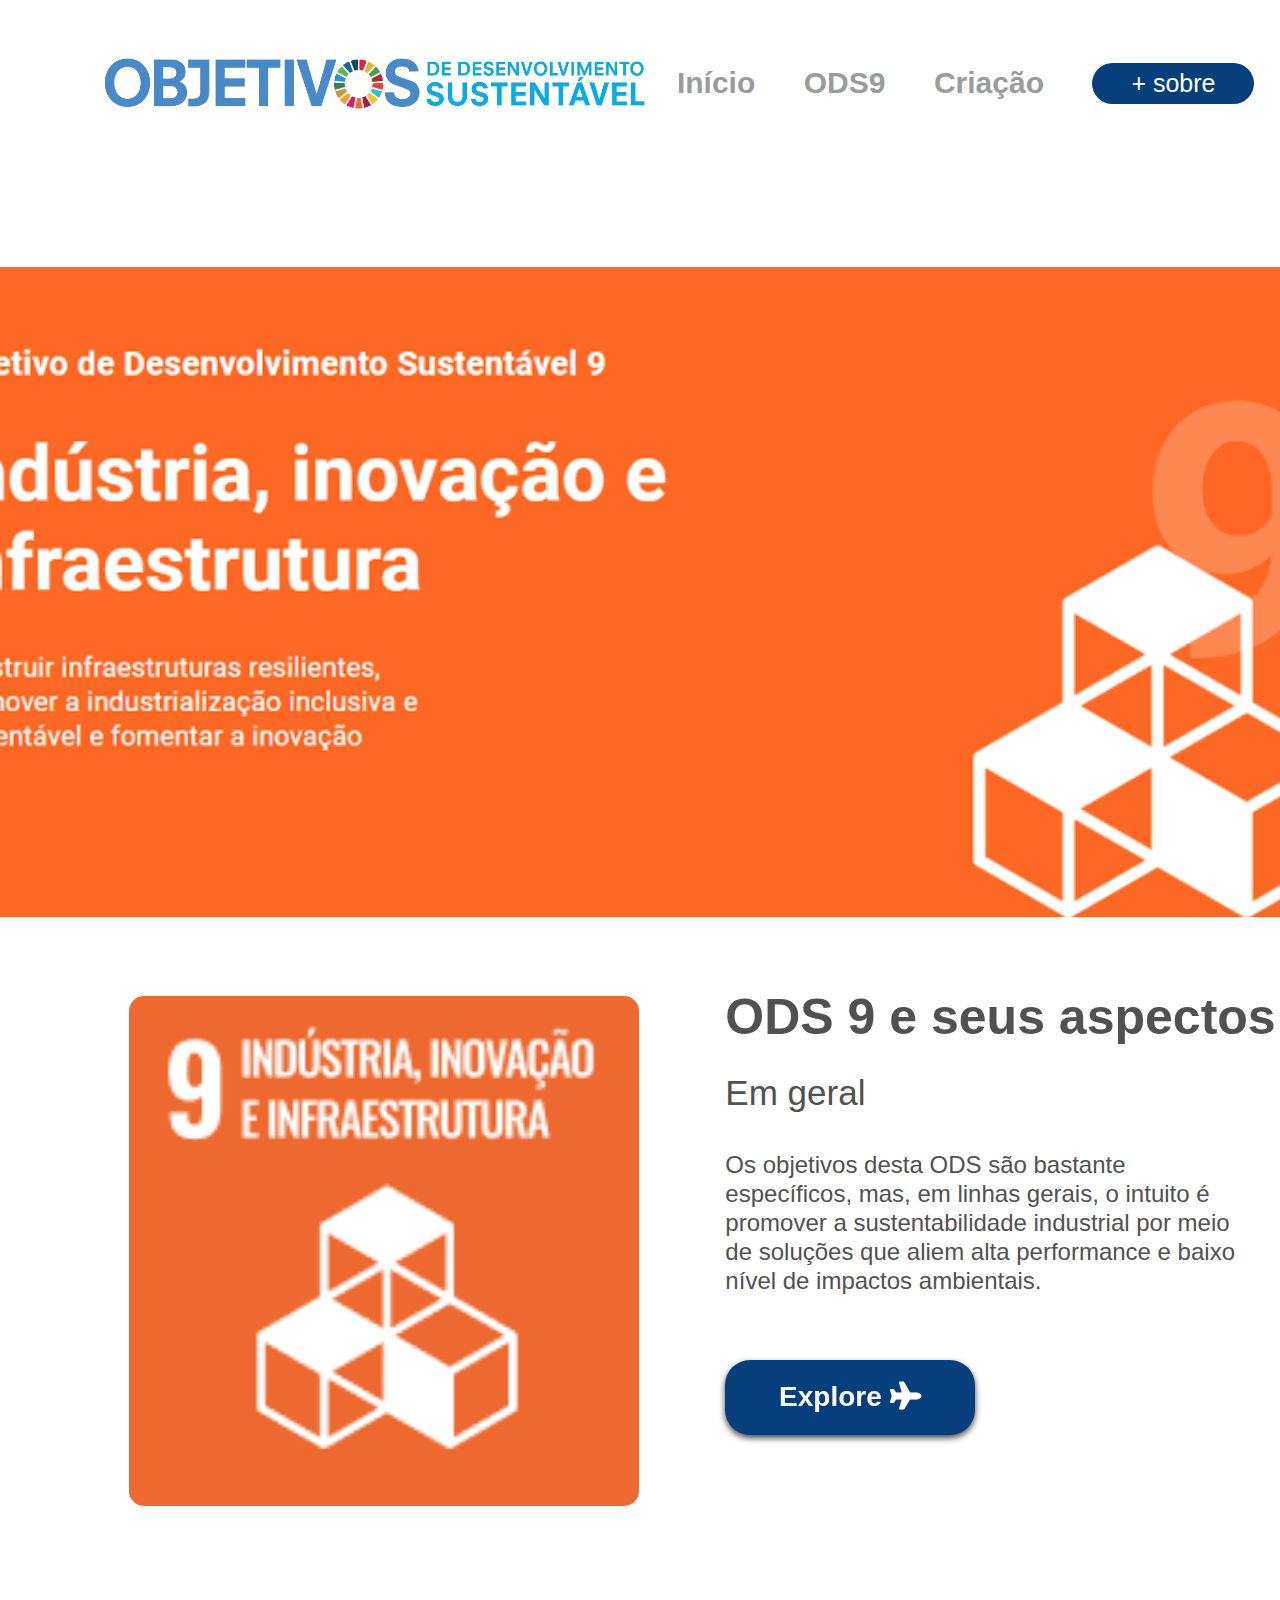
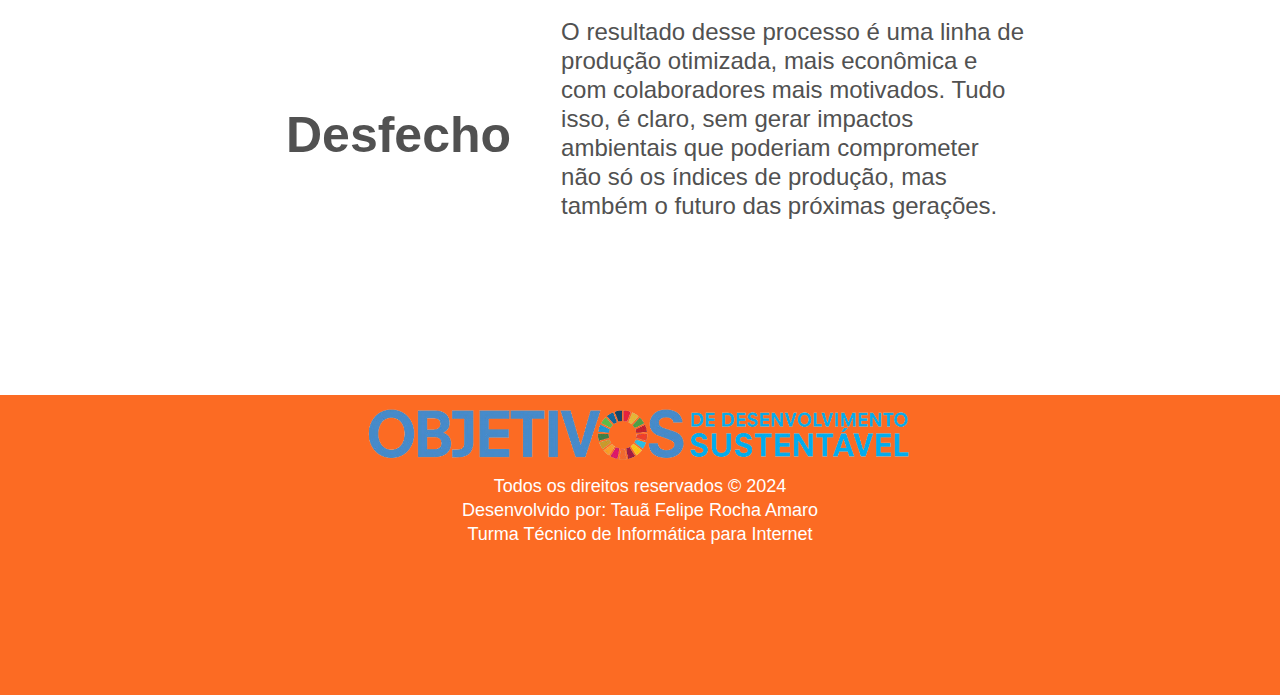
<file: Index.html>
<!DOCTYPE html>
<html lang="pt-br">
<head>
  <meta charset="UTF-8">
  <meta name="viewport" content="width=device-width, initial-scale=1.0">
  <meta http-equiv="X-UA-Compatible" content="ie=edge">
  <!--Links-->
  <link rel="stylesheet" href="./style.css">
  <!--Icone do site(minhatura)-->
  <link rel="icon" href="./Img/icone-site.jpg">
  <!--Font awasome-->
  <link rel="stylesheet" href="https://cdnjs.cloudflare.com/ajax/libs/font-awesome/6.4.2/css/all.min.css">
  <title>Projeto ODS</title>
</head>
<body>
    <span id="Home"></span>
    <header>
      <div class="aling-img">
        <Img src="./Img/logoOds.png"id="logo" alt="logo ODS"></Img>
        <a href="#Home" class="link-header"target="_blank">Início</a>
               <a href="https://www.estrategiaods.org.br/os-ods/ods9/" class="link-header"target="_blank">ODS9</a>
        <a href="https://www.canva.com/design/DAGD2U6XBk4/KT9PLAN5uwuIb4uoC2GkvA/view" class="link-header"target="_blank">Criação</a>

        <button class="button-header">
          <a href="" target="_blank">+ sobre</a>
          </button>
      </div>
    </header>
    
<div id="banner"></div>
    
    <main>
        <img src="./Img/ico-ODS9.png" class="logo-image">
        <section>
            <h1>ODS 9 e seus aspectos</h1>
            <h2>Em geral</h2>
            <p>
                Os objetivos desta ODS são bastante específicos, mas, em linhas gerais, o intuito é promover a sustentabilidade industrial por meio de soluções que aliem alta performance e baixo nível de impactos ambientais.
            </p>
            <button class="button-main"> 
              <a href="./Video-ods.html" target="_blank">Explore <i class="fa-solid fa-plane"></i></a>
            
            </button>
        </section>
    </main>
    
   <div id="text-container">
        <div class="content">
            <!-- Div descrição das ods -->
            <div id="resumo">
                <h1 class="titulo-secundario"> Desfecho </h1>
                <p class="description">
                    O resultado desse processo é uma linha de produção otimizada, mais econômica e com colaboradores mais motivados. Tudo isso, é claro, sem gerar impactos ambientais que poderiam comprometer não só os índices de produção, mas também o futuro das próximas gerações.
                </p>
            </div>
        </div>
    </div>
    
<footer>
  <div class="footer-content">
    <img id="logo" style="object-fit: contain;" src="./Img/logoOds.png" alt="logo Objetivos de Desenvolvimento Sustentável - ODS">

    <span class="footer-texto">Todos os direitos reservados © 2024</span>
    <span class="footer-texto">Desenvolvido por: Tauã Felipe Rocha Amaro</span>
    <span class="footer-texto">Turma Técnico de Informática para Internet</span>
  </div>
</footer>
</body>
</html>
</file>
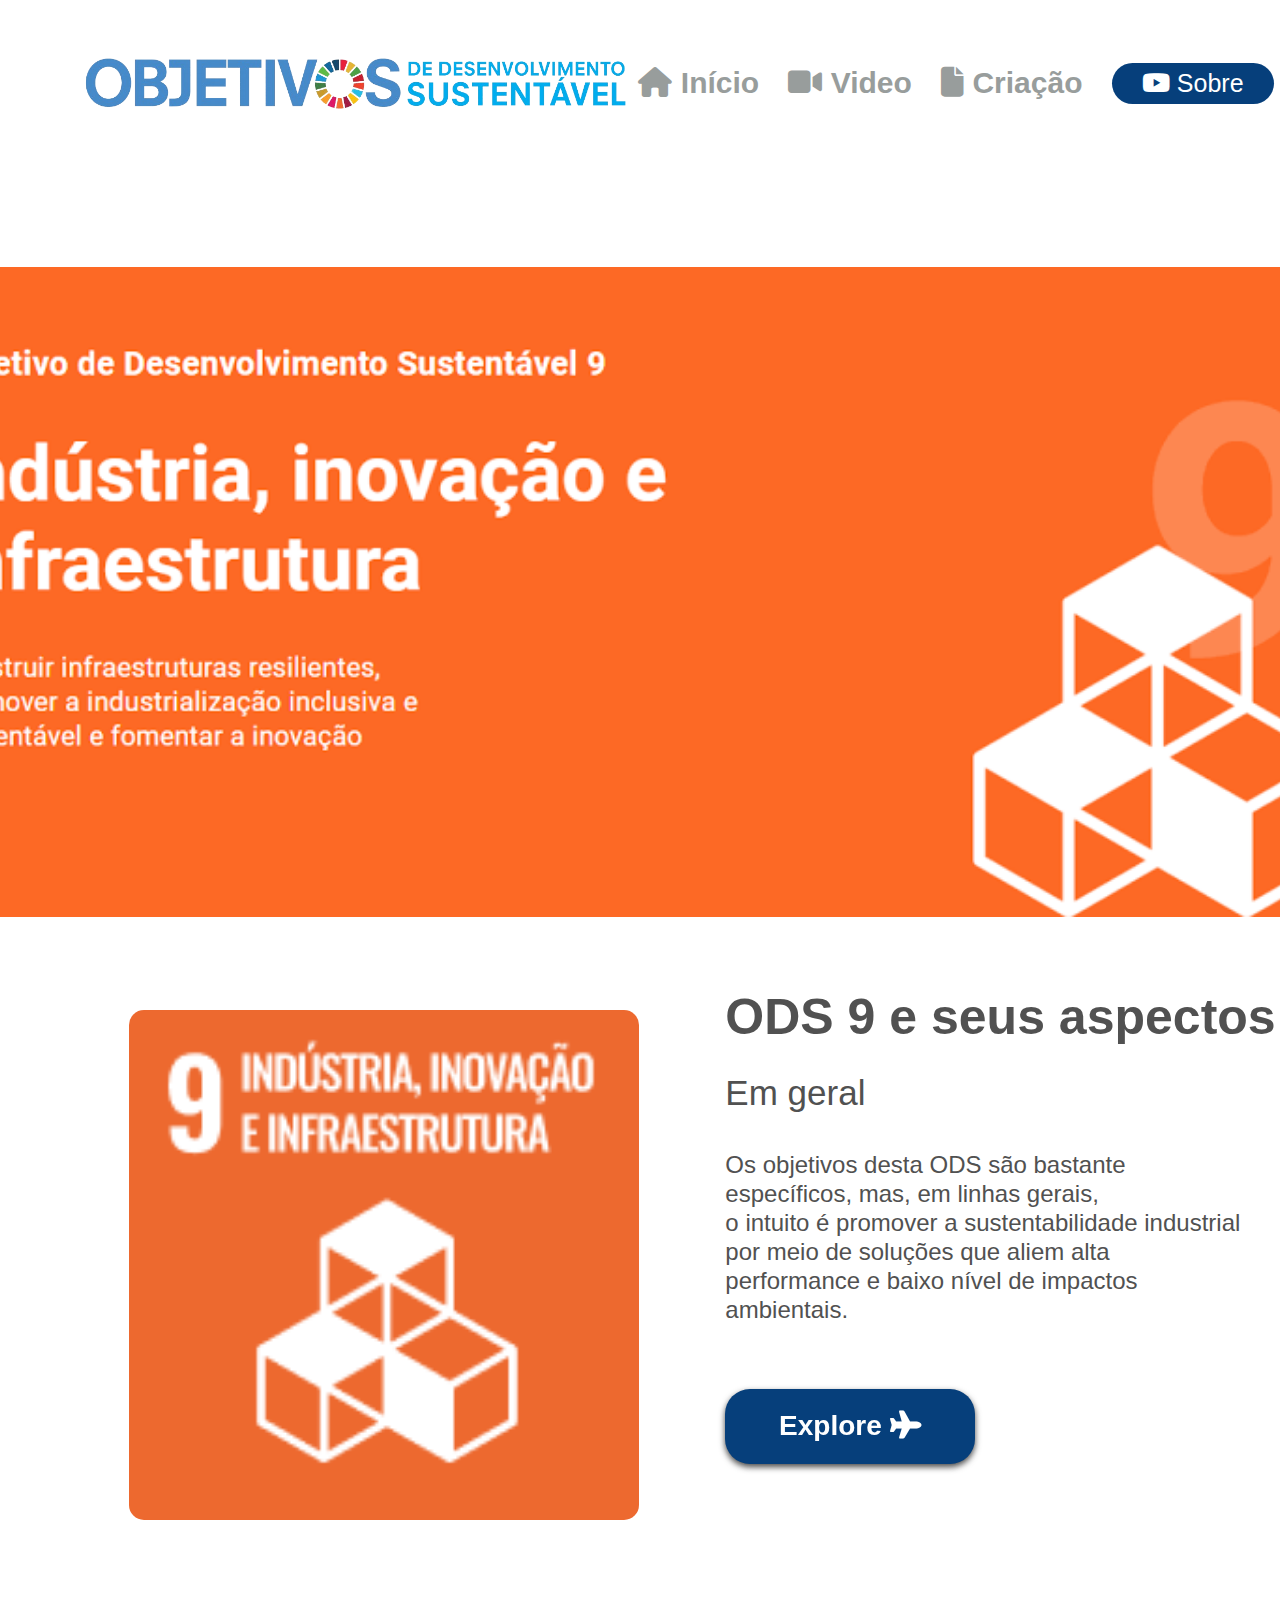
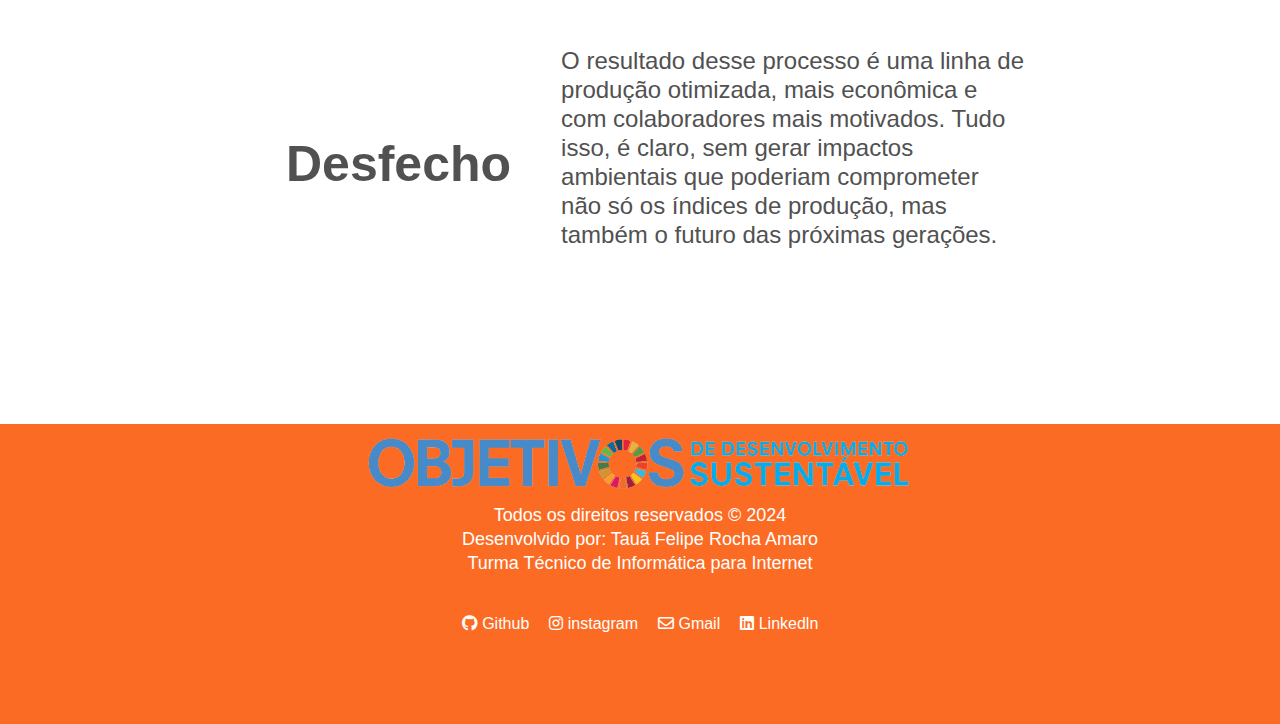
<file: index.html>
<!DOCTYPE html>
<html lang="pt-br">
<head>
  <meta charset="UTF-8">
  <meta name="viewport" content="width=device-width, initial-scale=1.0">
  <meta http-equiv="X-UA-Compatible" content="ie=edge">
  <!--Links-->
  <link rel="stylesheet" href="./style.css">
  <!--Icone do site(minhatura)-->
  <link rel="shortcut icon" href="./Img/icone-site.jpg" type="image/x-icon">
  <!--Font awasome-->
  <link rel="stylesheet" href="https://cdnjs.cloudflare.com/ajax/libs/font-awesome/6.4.2/css/all.min.css">
  <!-- animate css -->
  <link rel="stylesheet" href="https://cdnjs.cloudflare.com/ajax/libs/animate.css/4.1.1/animate.min.css">
  <title>Projeto ODS</title>
</head>
<body>
    <span id="Home"></span>
    <header>
      <div class="aling-img">
        <Img src="./Img/logoOds.png"id="logo" alt="logo ODS"></Img>
        <a href="index.html" class="link-header"target="_blank"><i class="fa-solid fa-house"></i> Início</a>
        <a href="Video-ods.html" class="link-header"target="_blank"><i class="fa-solid fa-video"></i> Video</a>
        <a href="https://www.canva.com/design/DAGD2U6XBk4/KT9PLAN5uwuIb4uoC2GkvA/view" class="link-header" target="_blank"><i class="fa-solid fa-file"></i> Criação</a>

        <button class="button-header">
          <a href="https://youtube.com/watch?v=c8cfBU7PaWI&si=huhliImg3aIqjWt7" target="_blank"><i class="fa-brands fa-youtube"></i> Sobre</a>
          </button>
      </div>
    </header>
    
<div id="banner"></div>

    <main>
        <img src="./Img/ico-ODS9.png" class="logo-image">
        <section>
            <h1 class="animate__animated animate__backInLeft">ODS 9 e seus aspectos</h1>
            <h2>Em geral</h2>
            <p>
                Os objetivos desta ODS são bastante específicos, mas, em linhas gerais,<br> o intuito é promover a sustentabilidade industrial por meio de soluções que aliem alta performance e baixo nível de impactos ambientais.
            </p>
            <button class="button-main"> 
              <a href="./Video-ods.html" target="_blank">Explore <i class="fa-solid fa-plane"></i></a>
            
            </button>
        </section>
    </main>
    
   <div id="text-container">
        <div class="content">
            <!-- Div descrição das ods -->
            <div id="resumo">
                <h1 class="titulo-secundario"> Desfecho </h1>
                <p class="description">
                    O resultado desse processo é uma linha de produção otimizada, mais econômica e com colaboradores mais motivados. Tudo isso, é claro, sem gerar impactos ambientais que poderiam comprometer não só os índices de produção, mas também o futuro das próximas gerações.
                </p>
            </div>
        </div>
    </div>
    
<footer>
  <div class="footer-content">
    <img id="logo" style="object-fit: contain;" src="./Img/logoOds.png" alt="logo Objetivos de Desenvolvimento Sustentável - ODS">

    <span class="footer-texto">Todos os direitos reservados © 2024</span>
    <span class="footer-texto">Desenvolvido por: Tauã Felipe Rocha Amaro</span>
    <span class="footer-texto">Turma Técnico de Informática para Internet</span>
  </div>
  <!-- Creditos link -->
  <div class="footer-credito">
    <a href="https://github.com/felipetaua" target="_blank"> <i class="fa-brands fa-github"> </i> Github</a>
    <a href="https://www.instagram.com/felipetaua/" target="_blank"> <i class="fa-brands fa-instagram"> </i> instagram</a>
    <a href="https://mail.google.com/mail/mu/mp/537/#tl/priority/%5Esmartlabel_personal" target="_blank"> <i class="fa-regular fa-envelope"></i> Gmail</a>
    <a href="https://www.linkedin.com/in/tau%C3%A3-felipe-75431b254?utm_source=share&utm_campaign=share_via&utm_content=profile&utm_medium=android_app" target="_blank"> <i class="fa-brands fa-linkedin"></i> Linkedln </a>
  </div>
</footer>

<!-- Acessibilidade Libras -->

<div vw class="enabled">
  <div vw-access-button class="active"></div>
    <div vw-plugin-wrapper>
    <div class="vw-plugin-top-wrapper"></div>
  </div>
</div>
<script src="https://vlibras.gov.br/app/vlibras-plugin.js"></script>
<script>
  new window.VLibras.Widget('https://vlibras.gov.br/app');
</script>
</body>
</html>
</file>
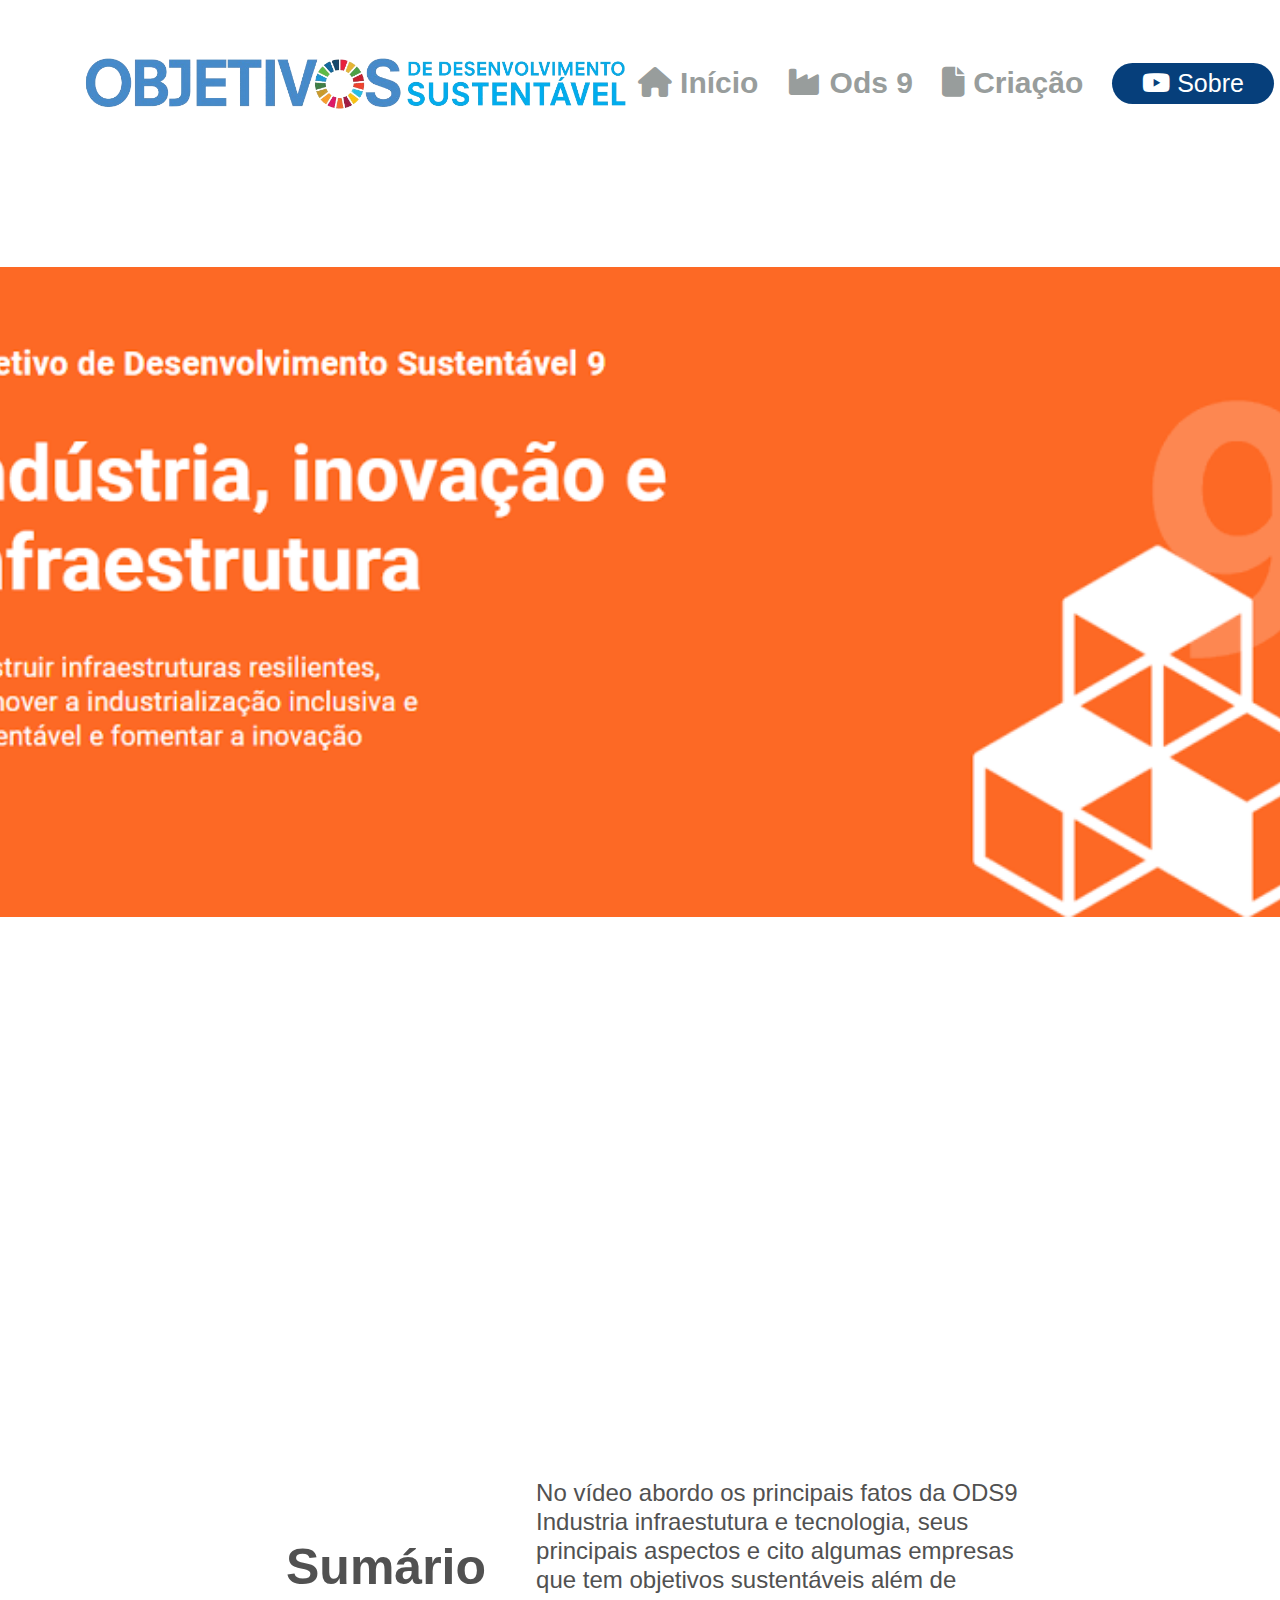
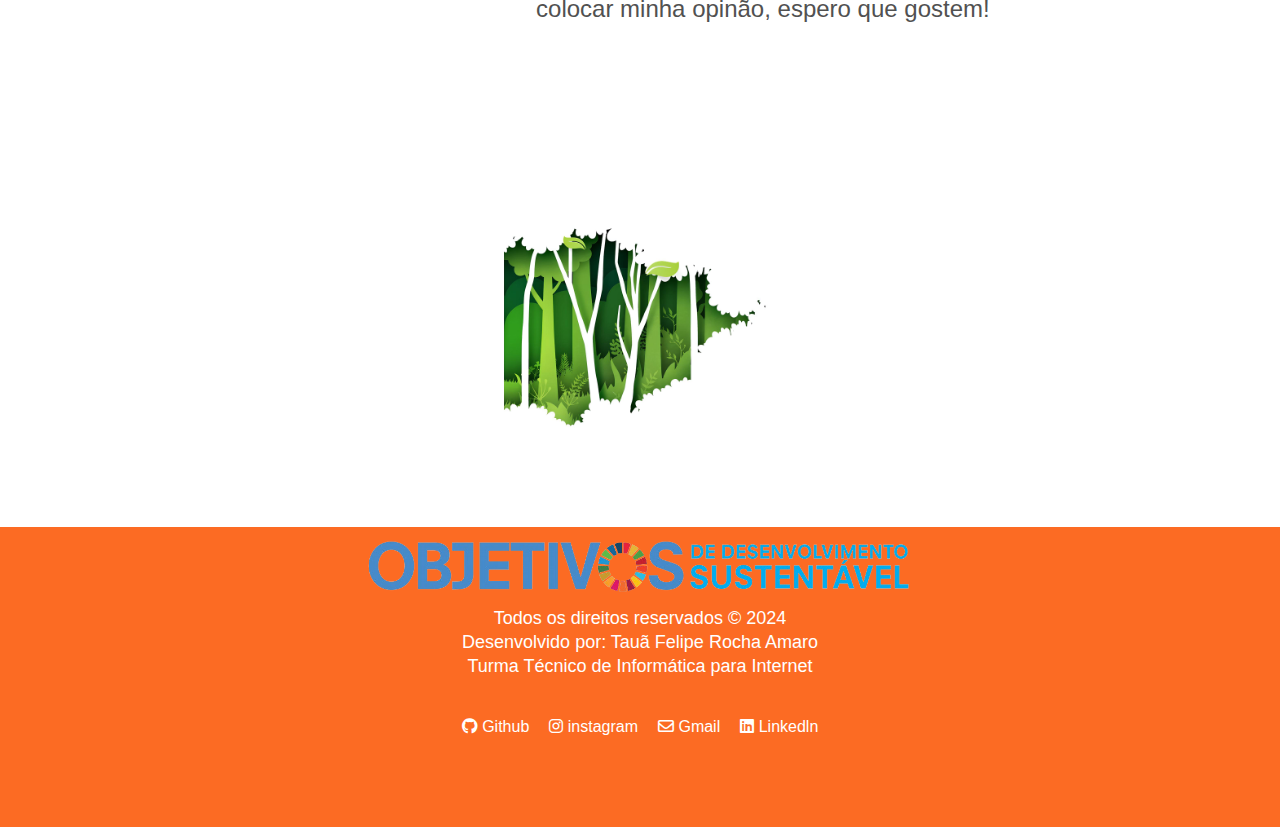
<file: Video-ods.html>
<!DOCTYPE html>
<html lang="pt-br">
<head>
  <meta charset="UTF-8">
  <meta name="viewport" content="width=device-width, initial-scale=1.0">
  <meta http-equiv="X-UA-Compatible" content="ie=edge">
  <!--Styles-->
  <link rel="stylesheet" href="./style.css">
  <link rel="stylesheet" href="./Outro.css">
  <!-- font-awesome--->
    <link rel="stylesheet" href="https://cdnjs.cloudflare.com/ajax/libs/font-awesome/6.4.2/css/all.min.css">
  <title>Ods9 / video</title>
</head>
<body>
      <span id="Home"></span>
    <header>
      <div class="aling-img">
        <Img src="./Img/logoOds.png"id="logo" alt="logo ODS"></Img>
        <a href="index.html" class="link-header"target="_blank"><i class="fa-solid fa-house"></i> Início</a>
        <a href="https://www.estrategiaods.org.br/os-ods/ods9/" class="link-header"target="_blank"><i class="fa-solid fa-industry"></i> Ods 9</a>
        <a href="https://www.canva.com/design/DAGD2U6XBk4/KT9PLAN5uwuIb4uoC2GkvA/view" class="link-header" target="_blank"><i class="fa-solid fa-file"></i> Criação</a>

        <button class="button-header">
          <a href="https://youtube.com/watch?v=c8cfBU7PaWI&si=huhliImg3aIqjWt7" target="_blank"><i class="fa-brands fa-youtube"></i> Sobre</a>
          </button>
      </div>
    </header>

<div id="banner"></div>

  <main>
     <div id="trailer-container">
            <iframe width="853" height="480" src="https://www.youtube.com/embed/c8cfBU7PaWI" title="Minha experiência com os ODS9" frameborder="0" allow="accelerometer; autoplay; clipboard-write; encrypted-media; gyroscope; picture-in-picture; web-share" referrerpolicy="strict-origin-when-cross-origin" allowfullscreen></iframe>
      </div>
  </main>

   <div id="text-container">
        <div class="content">
            <!-- Div descrição das ods -->
            <div id="resumo">
                <h1 class="titulo-secundario">Sumário</h1>
                <p class="description">
                     No vídeo abordo os principais fatos da ODS9 Industria infraestutura e tecnologia, seus principais aspectos e cito algumas empresas que tem objetivos sustentáveis além de colocar minha opinão, espero que gostem!
                </p>
            </div>
        </div>
    </div>
    
<div id="banner2"></div> 

<footer>
  <div class="footer-content">
    <img id="logo" style="object-fit: contain;" src="./Img/logoOds.png" alt="logo Objetivos de Desenvolvimento Sustentável - ODS">

    <span class="footer-texto">Todos os direitos reservados © 2024</span>
    <span class="footer-texto">Desenvolvido por: Tauã Felipe Rocha Amaro</span>
    <span class="footer-texto">Turma Técnico de Informática para Internet</span>
  </div>
    <!-- Creditos link -->
  <div class="footer-credito">
    <a href="https://github.com/felipetaua" target="_blank"> <i class="fa-brands fa-github"> </i> Github</a>
    <a href="https://www.instagram.com/felipetaua/" target="_blank"> <i class="fa-brands fa-instagram"> </i> instagram</a>
    <a href="https://mail.google.com/mail/mu/mp/537/#tl/priority/%5Esmartlabel_personal" target="_blank"> <i class="fa-regular fa-envelope"></i> Gmail</a>
    <a href="https://www.linkedin.com/in/tau%C3%A3-felipe-75431b254?utm_source=share&utm_campaign=share_via&utm_content=profile&utm_medium=android_app" target="_blank"> <i class="fa-brands fa-linkedin"></i> Linkedln </a>
  </div>
</footer>

  <div vw class="enabled">
      <div vw-access-button class="active"></div>
      <div vw-plugin-wrapper>
      <div class="vw-plugin-top-wrapper"></div>
  </div>
  </div>
  <script src="https://vlibras.gov.br/app/vlibras-plugin.js"></script>
  <script>
    new window.VLibras.Widget('https://vlibras.gov.br/app');
  </script>
</body>
</html>
</file>
<file: Outro.css>
.trailer{
    width: 60%;
}

#trailer-container{
    width: 100%;
    height: 400px;
    display: flex;
    justify-content: center;
    border-radius: 8px;
}

/*Bannner*/

#banner2 {
  
    width: 100%;
    height: 300px;
  /*adiciona uma imagem interna ou externa*/
    background-image: url("./Img/sustentabilidade.jpg");
    background-size: contain;/*deixa a imagem preencher todo o     container sem cortá-la*/
    background-position: 50% 80%;
    background-repeat: no-repeat;
}
</file>
<file: style.css>
/* Reset e estilos básicos */
* {
  font-family: 'Segoe UI', Tahoma, Geneva, Verdana, sans-serif;
  box-sizing: border-box;
  margin: 0;
  padding: 0;
}

a {
  text-decoration: none;
  color: inherit;
}

img {
  max-width: 100%;
  height: auto;
}

/* Hover botões da barra de navegação */
.link-header:hover {
  background-color: #B7B7B7;
  color: #fff;
  border-radius: 15px;
  scale: 1.10;
}

header {
  margin: 44px 0 144px 76px;
  font-size: 90px;
}

.aling-img {
  display: flex;
  align-items: center;
  justify-content: space-evenly;
  padding: 0;
}

.link-header {
  font-weight: 600;
  font-size: 30px;
  color: #989d9c;
  cursor: pointer;
  text-decoration: none;
  margin-right: 23px;
  transition: 1s;
}

.header-nav {
  display: flex;
  justify-content: center;
  align-items: center;
}

.button-header {
  background-color: #063f7b;
  border-radius: 20.5px;
  width: 162px;
  height: 41px;
  border: none;
  font-size: 25px;
  color: #fff;
  cursor: pointer;
}

.button-header:hover {
  background-color: rgb(38, 86, 94);
  border-radius: 3px;
  transition: 1s;
}

/* Banner */
#banner {
  width: 100%;
  height: 650px;
  background-image: url("./Img/banner-ods.png");
  background-size: cover;
  background-position: 50% 80%;
}

#logo {
  width: 550px;
  height: auto;
}

main {
  padding-top: 50px;
  display: flex;
  align-items: center;
  justify-content: center;
}

.logo-image {
  width: 510px;
  height: 510px;
  margin-left: 125px;
  display: inline-block;
  border-radius: 15px;
}

section {
  display: inline-block;
  margin-left: 86px;
}

h1 {
  font-weight: 900;
  font-size: 50px;
  line-height: 100px;
  color: #515151;
}

h2 {
  font-weight: 500;
  font-size: 35px;
  line-height: 51px;
  color: #515151;
}

p {
  font-weight: 400;
  font-size: 24px;
  line-height: 29px;
  color: #515151;
  width: 100%;
  max-width: 515px;
  margin-top: 32px;
  margin-bottom: 65px;
}

.button-main {
  background-color: #063f7b;
  border-radius: 25px;
  border: none;
  width: 250px;
  height: 75px;
  cursor: pointer;
  filter: drop-shadow(0 3px 3px #1b1b1bce);
  font-weight: 700;
  font-size: 28px;
  color: #fff;
  margin-bottom: 100px;
  transition: 1.5s;
  text-decoration: none;
}

.button-main:hover {
  background-color: #0bafcc;
  border-radius: 2px;
  filter: drop-shadow(0 4px 4px #636161e0);
}

#text-container {
  width: 100%;
  height: 400px;
  display: flex;
  justify-content: center;
}

.content {
  width: 60%;
  display: flex;
  align-items: center;
  justify-content: space-between;
}

#resumo {
  width: 100%;
  display: flex;
  align-items: center;
  justify-content: center;
  margin-left: 30px;
}

.titulo-secundario {
  text-align: center;
  padding-right: 1em;
}

.description {
  color: #515151;
  font-size: 24px;
  width: 100%;
  max-width: 515px;
  font-weight: 400;
  line-height: 29px;
}

/* Rodapé */
footer {
  background-color: #fc6b23;
  height: 300px;
  bottom: 0;
  width: 100%;
}

.footer-content {
  margin-top: 60px;
  display: flex;
  flex-direction: column;
  align-items: center;
  justify-content: center;
}

.footer-texto {
  color: #fff;
  font-size: 18px;
  line-height: 24px;
}

.footer-credito {
  color: #fff;
  display: flex;
  align-items: center;
  justify-content: center;
  padding: 30px;
}

.footer-credito a{
  padding: 10px;
}

.footer-credito a:hover {
  scale: 1.2;
}

/* Media queries para responsividade */

/* Tablets */
@media (max-width: 1024px) {
  p {
    font-size: 20px;
    line-height: 26px;
    margin-top: 24px;
    margin-bottom: 48px;
  }

  .button-main {
    width: 200px;
    height: 60px;
    font-size: 24px;
  }

  .content {
    flex-direction: column;
    align-items: center;
  }

  .description {
    font-size: 20px;
  }

  .logo-image {
    width: 80%;
    max-width: 400px;
    height: auto;
    margin-bottom: 20px;
  }
  
  .link-header {
    font-size: 24px; /* Reduz o tamanho da fonte */
    margin-right: 15px; /* Reduz o espaçamento entre os links */
  }

  .button-header {
    width: 140px; /* Reduz a largura do botão */
    height: 35px; /* Reduz a altura do botão */
    font-size: 20px; /* Reduz o tamanho da fonte do botão */
  }

  #logo {
    width: 400px; /* Reduz a largura do logo */
  }
  
  /*pagina do video*/
  iframe {
    height: 360px; /* Ajusta a altura do iframe para tablets */
  }
}

/* Mobile */
@media (max-width: 768px) {
  
  header {
    width: 100%;
    height: 100%;
    margin: 0px 0px 0px 0px; /* Adiciona padding nas laterais para espaçamento */
    display: flex;
    justify-content: center;
    align-items: center;
  }
  
  p {
    font-size: 18px;
    line-height: 24px;
    margin-top: 16px;
    margin-bottom: 32px;
  }

  section {
    display: block;
    margin-left: auto;
    margin-right: auto;
    text-align: center;
  }
  
  .aling-img {
    margin-bottom: 50px;
    flex-direction: column; /* Empilha logo e links verticalmente */
    align-items: center;
  
  }

  .link-header {
    font-size: 18px; /* Reduz o tamanho da fonte */
    margin: 8px 0; /* Adiciona espaçamento vertical entre os links */
  }

  .button-header {
    width: 120px; /* Reduz a largura do botão */
    height: 30px; /* Reduz a altura do botão */
    font-size: 18px; /* Reduz o tamanho da fonte do botão */
    margin-top: 10px; /* Adiciona espaçamento superior */
  }

  .button-main {
    width: 180px;
    height: 50px;
    font-size: 20px;
  }

  #text-container {
    height: auto;
    padding: 20px;
  }

  .content {
    width: 90%;
    flex-direction: column;
    align-items: center;
  }

  .description {
    font-size: 18px;
    margin-right: 0;
  }

  .logo-image {
    width: 100%;
    max-width: 300px;
    height: auto;
    display: none;
  }

  .titulo-secundario {
    display: none;
  }

  footer {
    height: auto;
    padding: 20px;
  }

  .footer-texto {
    font-size: 16px;
    line-height: 22px;
  }

  #logo {
    width: 300px; /* Reduz a largura do logo */
    margin-bottom: 10px; /* Adiciona espaçamento inferior */
  }
  
  main {
    padding-top: 180px; /* Ajusta o padding superior para acomodar o header */
  }

  #banner {
    background-image: url(./Img/ico-ODS9.png);
    border: 5px solid white;
    padding: 20px;
    height: 50vh;
    width: auto;
    background-size: cover;
  }
  
  /*pagina do video*/
  iframe {
    height: 240px; /* Ajusta a altura do iframe para dispositivos móveis */
  }
  
  .footer-credito {
    flex-direction: column; /* Alinha os ícones e texto verticalmente */
  }

  .footer-credito a {
    margin-bottom: 10px; /* Adiciona espaçamento inferior entre os ícones */
  }

  .footer-credito a i {
    margin-right: 5px; /* Adiciona espaçamento entre o ícone e o texto */
  }
}
</file>
